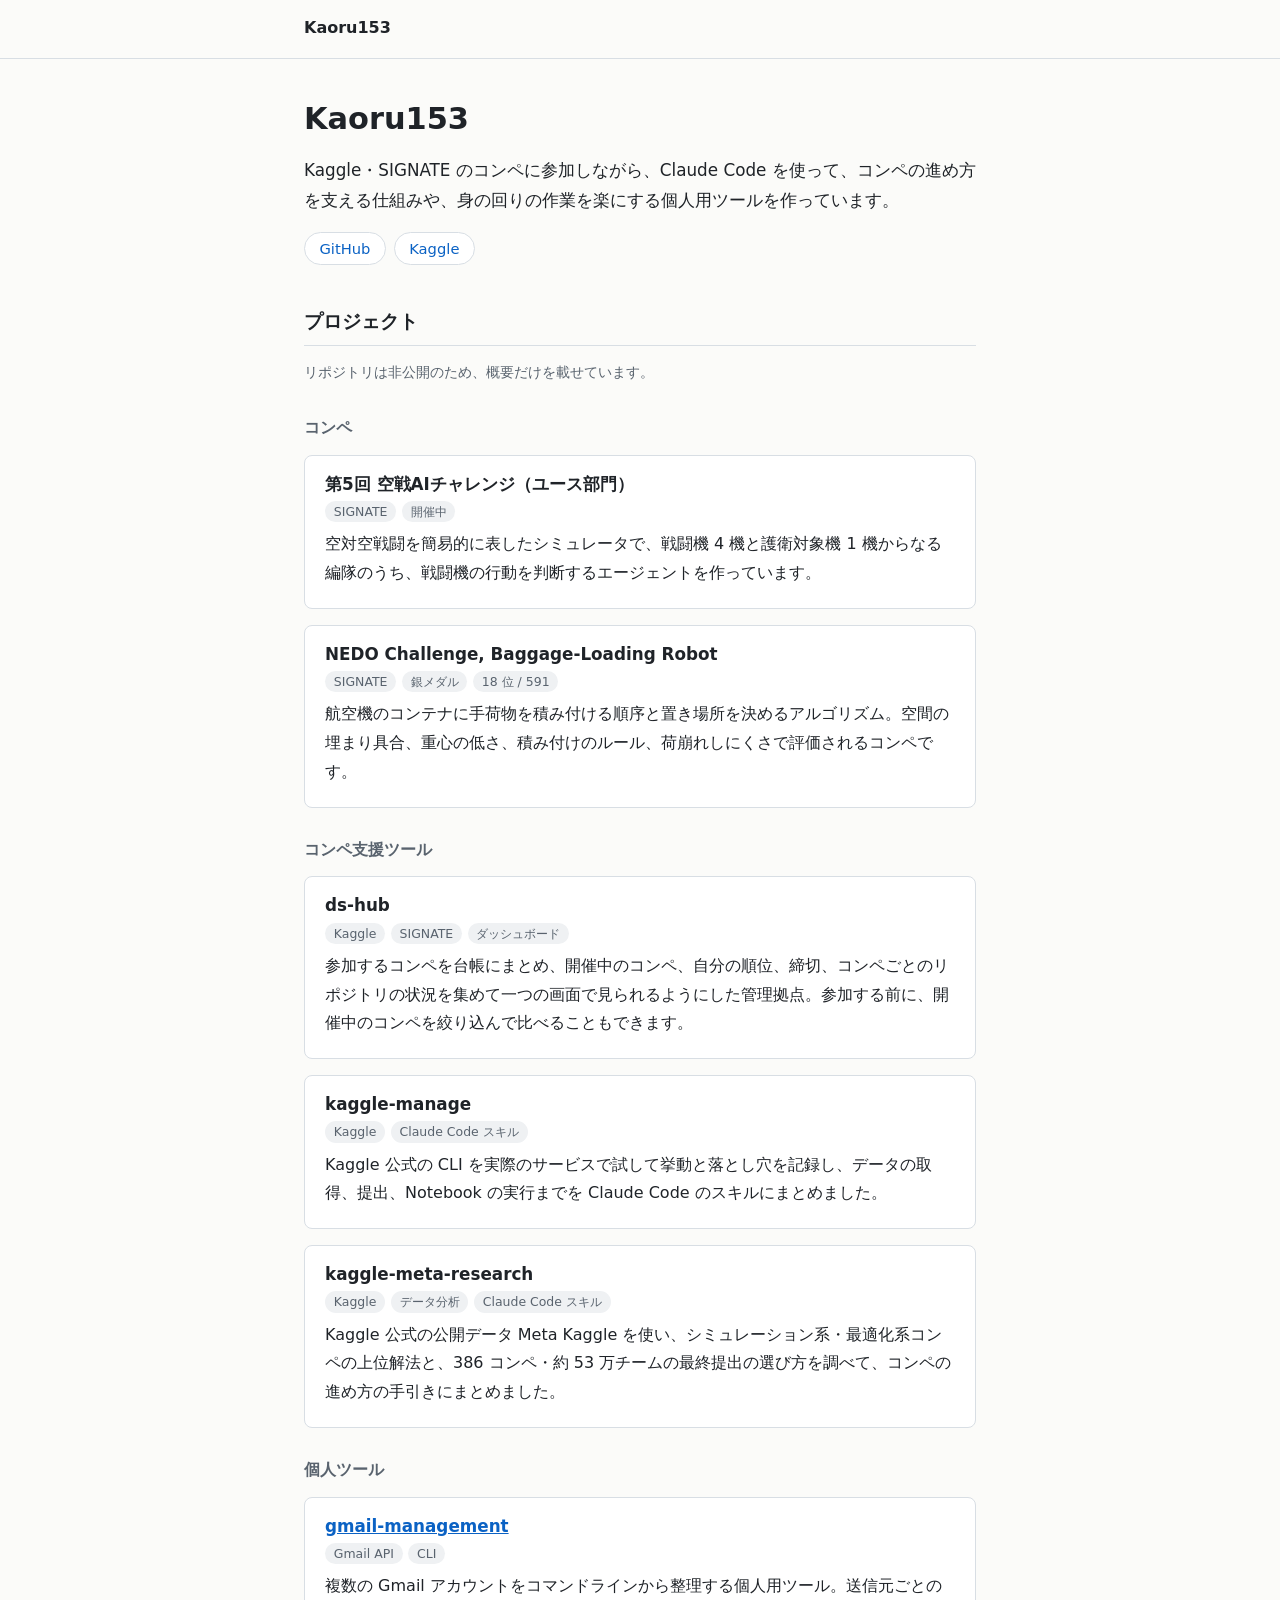
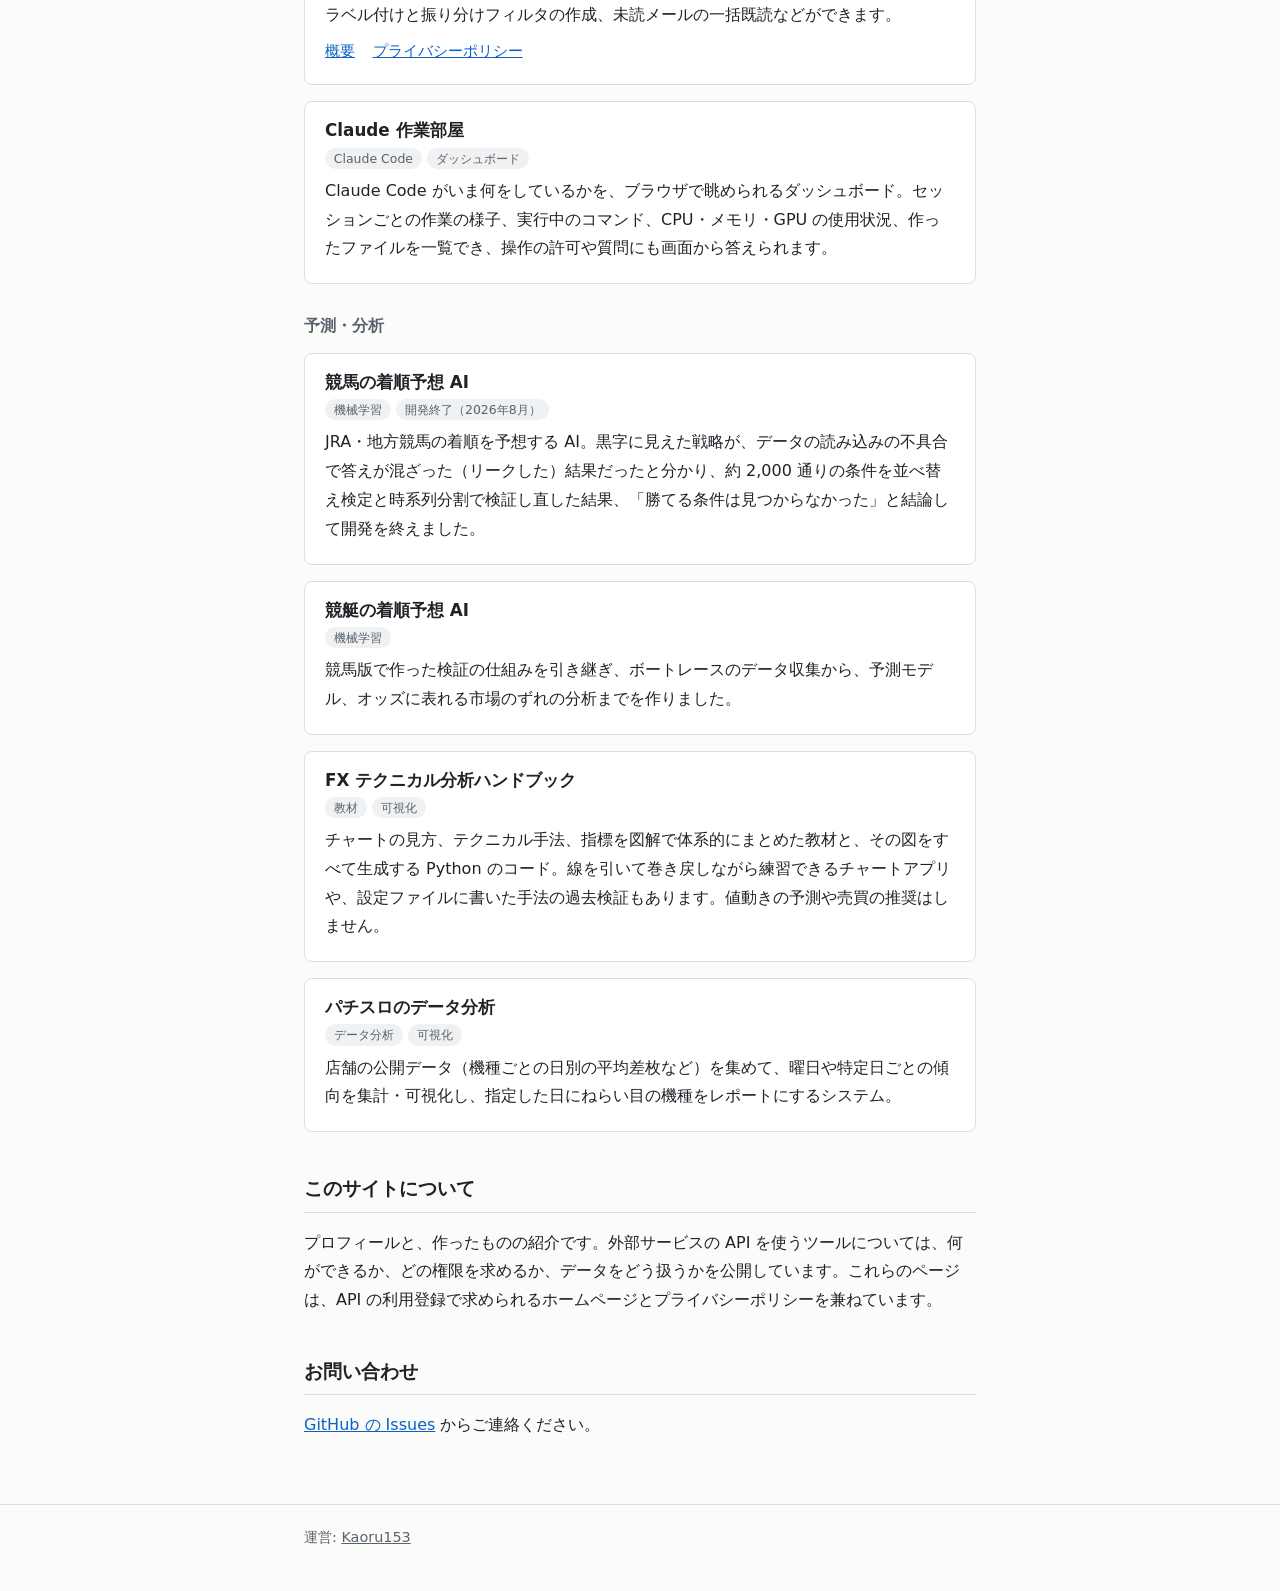
<file: index.html>
<!doctype html>
<html lang="ja">
<head>
  <meta charset="utf-8">
  <meta name="viewport" content="width=device-width, initial-scale=1">
  <title>Kaoru153</title>
  <meta name="description" content="Kaoru153 のプロフィールと、作ったもの（コンペ・ツール）の紹介">
  <link rel="icon" href="/favicon.svg" type="image/svg+xml">
  <link rel="stylesheet" href="/style.css">
</head>
<body>
  <header class="site-header">
    <div class="wrap">
      <a class="site-name" href="/">Kaoru153</a>
    </div>
  </header>

  <main>
    <h1>Kaoru153</h1>
    <p class="lead">Kaggle・SIGNATE のコンペに参加しながら、Claude Code を使って、コンペの進め方を支える仕組みや、身の回りの作業を楽にする個人用ツールを作っています。</p>
    <ul class="profile-links">
      <li><a href="https://github.com/Kaoru153">GitHub</a></li>
      <li><a href="https://www.kaggle.com/kao153">Kaggle</a></li>
    </ul>

    <h2>プロジェクト</h2>
    <p class="muted">リポジトリは非公開のため、概要だけを載せています。</p>

    <h3>コンペ</h3>
    <div class="cards">
      <article class="card">
        <h4>第5回 空戦AIチャレンジ（ユース部門）</h4>
        <p class="tags"><span>SIGNATE</span><span>開催中</span></p>
        <p>空対空戦闘を簡易的に表したシミュレータで、戦闘機 4 機と護衛対象機 1 機からなる編隊のうち、戦闘機の行動を判断するエージェントを作っています。</p>
      </article>
      <article class="card">
        <h4>NEDO Challenge, Baggage-Loading Robot</h4>
        <p class="tags"><span>SIGNATE</span><span>銀メダル</span><span>18 位 / 591</span></p>
        <p>航空機のコンテナに手荷物を積み付ける順序と置き場所を決めるアルゴリズム。空間の埋まり具合、重心の低さ、積み付けのルール、荷崩れしにくさで評価されるコンペです。</p>
      </article>
    </div>

    <h3>コンペ支援ツール</h3>
    <div class="cards">
      <article class="card">
        <h4>ds-hub</h4>
        <p class="tags"><span>Kaggle</span><span>SIGNATE</span><span>ダッシュボード</span></p>
        <p>参加するコンペを台帳にまとめ、開催中のコンペ、自分の順位、締切、コンペごとのリポジトリの状況を集めて一つの画面で見られるようにした管理拠点。参加する前に、開催中のコンペを絞り込んで比べることもできます。</p>
      </article>
      <article class="card">
        <h4>kaggle-manage</h4>
        <p class="tags"><span>Kaggle</span><span>Claude Code スキル</span></p>
        <p>Kaggle 公式の CLI を実際のサービスで試して挙動と落とし穴を記録し、データの取得、提出、Notebook の実行までを Claude Code のスキルにまとめました。</p>
      </article>
      <article class="card">
        <h4>kaggle-meta-research</h4>
        <p class="tags"><span>Kaggle</span><span>データ分析</span><span>Claude Code スキル</span></p>
        <p>Kaggle 公式の公開データ Meta Kaggle を使い、シミュレーション系・最適化系コンペの上位解法と、386 コンペ・約 53 万チームの最終提出の選び方を調べて、コンペの進め方の手引きにまとめました。</p>
      </article>
    </div>

    <h3>個人ツール</h3>
    <div class="cards">
      <article class="card">
        <h4><a href="/gmail-management/">gmail-management</a></h4>
        <p class="tags"><span>Gmail API</span><span>CLI</span></p>
        <p>複数の Gmail アカウントをコマンドラインから整理する個人用ツール。送信元ごとのラベル付けと振り分けフィルタの作成、未読メールの一括既読などができます。</p>
        <p class="links">
          <a href="/gmail-management/">概要</a>
          <a href="/gmail-management/privacy.html">プライバシーポリシー</a>
        </p>
      </article>
      <article class="card">
        <h4>Claude 作業部屋</h4>
        <p class="tags"><span>Claude Code</span><span>ダッシュボード</span></p>
        <p>Claude Code がいま何をしているかを、ブラウザで眺められるダッシュボード。セッションごとの作業の様子、実行中のコマンド、CPU・メモリ・GPU の使用状況、作ったファイルを一覧でき、操作の許可や質問にも画面から答えられます。</p>
      </article>
    </div>

    <h3>予測・分析</h3>
    <div class="cards">
      <article class="card">
        <h4>競馬の着順予想 AI</h4>
        <p class="tags"><span>機械学習</span><span>開発終了（2026年8月）</span></p>
        <p>JRA・地方競馬の着順を予想する AI。黒字に見えた戦略が、データの読み込みの不具合で答えが混ざった（リークした）結果だったと分かり、約 2,000 通りの条件を並べ替え検定と時系列分割で検証し直した結果、「勝てる条件は見つからなかった」と結論して開発を終えました。</p>
      </article>
      <article class="card">
        <h4>競艇の着順予想 AI</h4>
        <p class="tags"><span>機械学習</span></p>
        <p>競馬版で作った検証の仕組みを引き継ぎ、ボートレースのデータ収集から、予測モデル、オッズに表れる市場のずれの分析までを作りました。</p>
      </article>
      <article class="card">
        <h4>FX テクニカル分析ハンドブック</h4>
        <p class="tags"><span>教材</span><span>可視化</span></p>
        <p>チャートの見方、テクニカル手法、指標を図解で体系的にまとめた教材と、その図をすべて生成する Python のコード。線を引いて巻き戻しながら練習できるチャートアプリや、設定ファイルに書いた手法の過去検証もあります。値動きの予測や売買の推奨はしません。</p>
      </article>
      <article class="card">
        <h4>パチスロのデータ分析</h4>
        <p class="tags"><span>データ分析</span><span>可視化</span></p>
        <p>店舗の公開データ（機種ごとの日別の平均差枚など）を集めて、曜日や特定日ごとの傾向を集計・可視化し、指定した日にねらい目の機種をレポートにするシステム。</p>
      </article>
    </div>

    <h2>このサイトについて</h2>
    <p>プロフィールと、作ったものの紹介です。外部サービスの API を使うツールについては、何ができるか、どの権限を求めるか、データをどう扱うかを公開しています。これらのページは、API の利用登録で求められるホームページとプライバシーポリシーを兼ねています。</p>

    <h2>お問い合わせ</h2>
    <p><a href="https://github.com/Kaoru153/Kaoru153.github.io/issues">GitHub の Issues</a> からご連絡ください。</p>
  </main>

  <footer class="site-footer">
    <div class="wrap">運営: <a href="https://github.com/Kaoru153">Kaoru153</a></div>
  </footer>
</body>
</html>
</file>
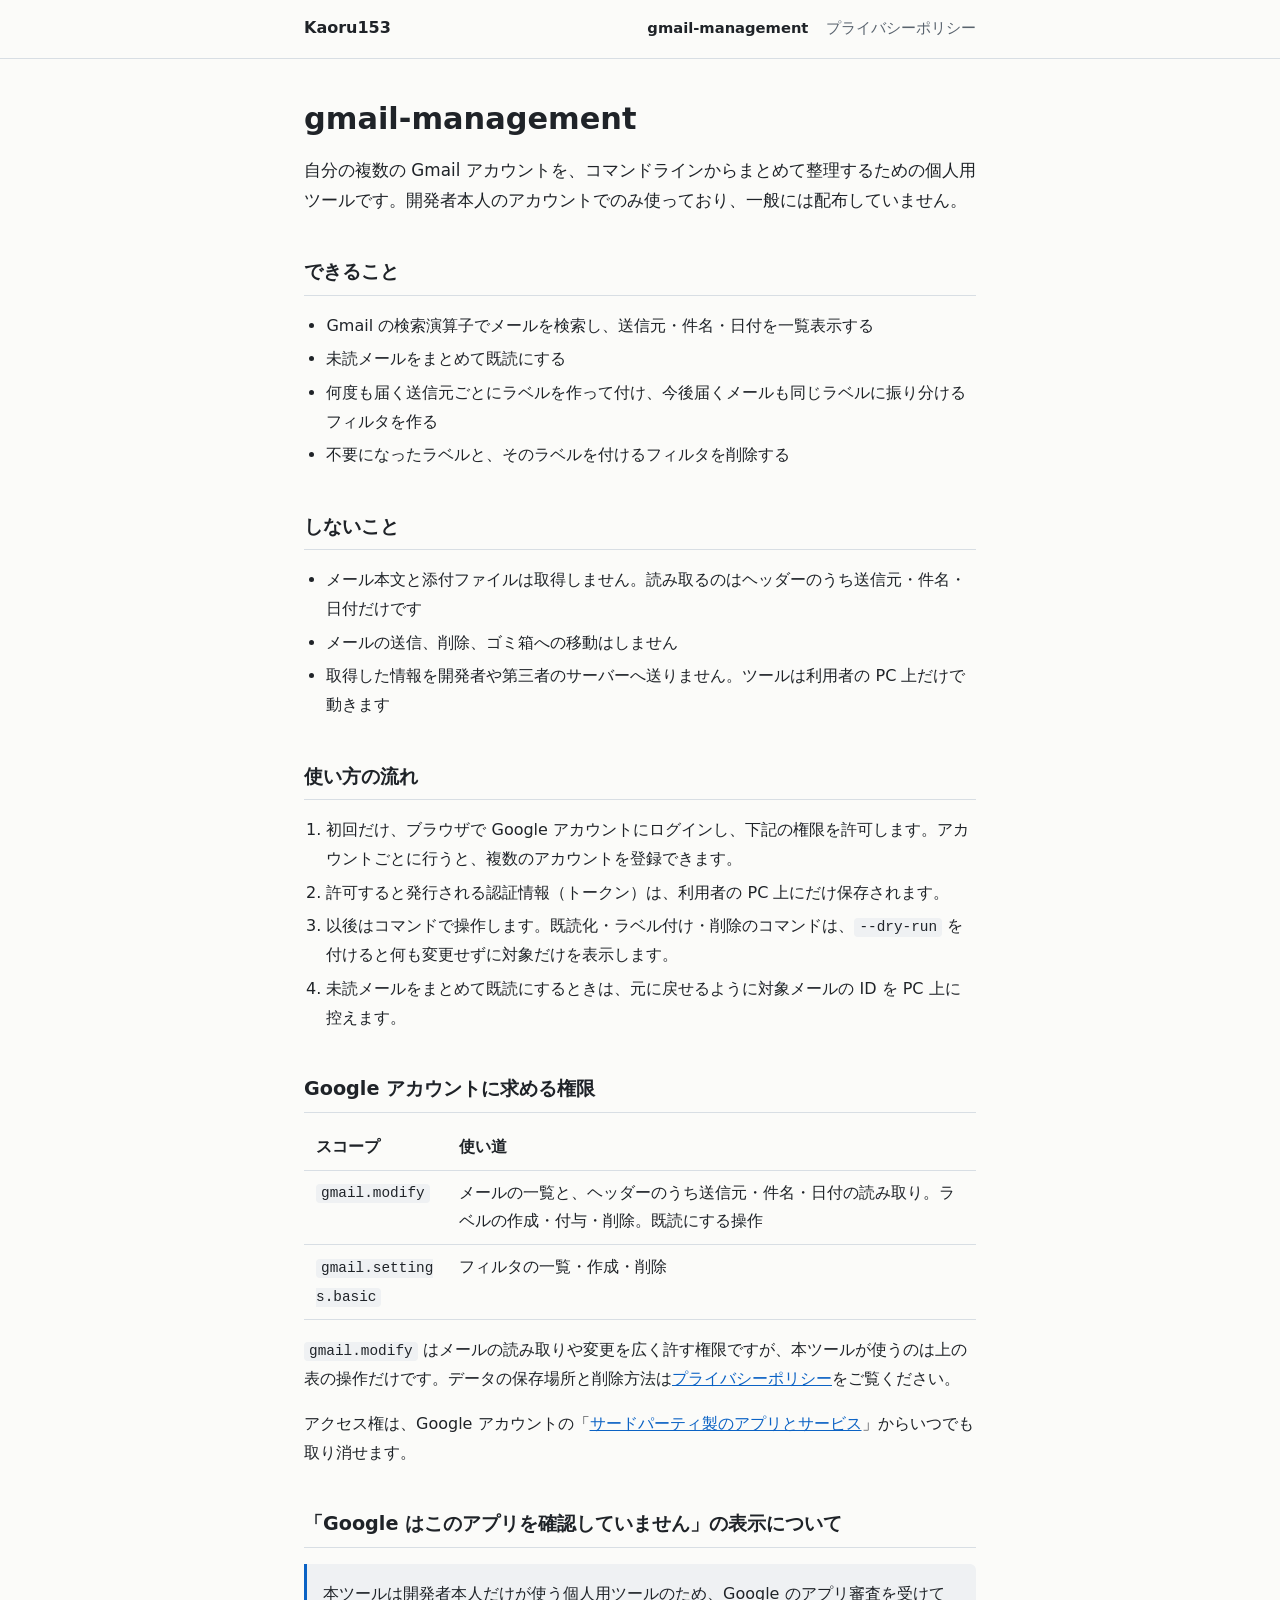
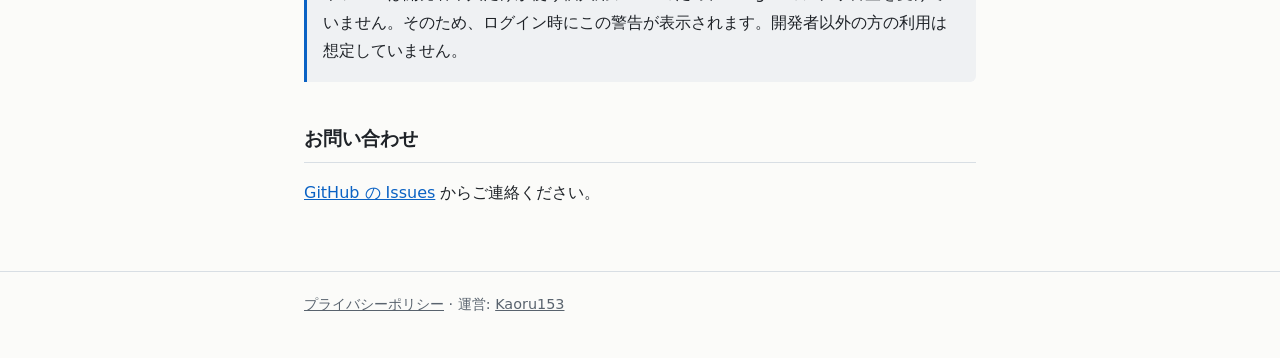
<file: gmail-management/index.html>
<!doctype html>
<html lang="ja">
<head>
  <meta charset="utf-8">
  <meta name="viewport" content="width=device-width, initial-scale=1">
  <title>gmail-management</title>
  <meta name="description" content="複数の Gmail アカウントをコマンドラインから整理する個人用ツール">
  <link rel="icon" href="/favicon.svg" type="image/svg+xml">
  <link rel="stylesheet" href="/style.css">
</head>
<body>
  <header class="site-header">
    <div class="wrap">
      <a class="site-name" href="/">Kaoru153</a>
      <nav class="site-nav" aria-label="gmail-management">
        <a href="/gmail-management/" aria-current="page">gmail-management</a>
        <a href="/gmail-management/privacy.html">プライバシーポリシー</a>
      </nav>
    </div>
  </header>

  <main>
    <h1>gmail-management</h1>
    <p class="lead">自分の複数の Gmail アカウントを、コマンドラインからまとめて整理するための個人用ツールです。開発者本人のアカウントでのみ使っており、一般には配布していません。</p>

    <h2>できること</h2>
    <ul>
      <li>Gmail の検索演算子でメールを検索し、送信元・件名・日付を一覧表示する</li>
      <li>未読メールをまとめて既読にする</li>
      <li>何度も届く送信元ごとにラベルを作って付け、今後届くメールも同じラベルに振り分けるフィルタを作る</li>
      <li>不要になったラベルと、そのラベルを付けるフィルタを削除する</li>
    </ul>

    <h2>しないこと</h2>
    <ul>
      <li>メール本文と添付ファイルは取得しません。読み取るのはヘッダーのうち送信元・件名・日付だけです</li>
      <li>メールの送信、削除、ゴミ箱への移動はしません</li>
      <li>取得した情報を開発者や第三者のサーバーへ送りません。ツールは利用者の PC 上だけで動きます</li>
    </ul>

    <h2>使い方の流れ</h2>
    <ol>
      <li>初回だけ、ブラウザで Google アカウントにログインし、下記の権限を許可します。アカウントごとに行うと、複数のアカウントを登録できます。</li>
      <li>許可すると発行される認証情報（トークン）は、利用者の PC 上にだけ保存されます。</li>
      <li>以後はコマンドで操作します。既読化・ラベル付け・削除のコマンドは、<code>--dry-run</code> を付けると何も変更せずに対象だけを表示します。</li>
      <li>未読メールをまとめて既読にするときは、元に戻せるように対象メールの ID を PC 上に控えます。</li>
    </ol>

    <h2>Google アカウントに求める権限</h2>
    <div class="table-wrap">
      <table>
        <thead>
          <tr><th>スコープ</th><th>使い道</th></tr>
        </thead>
        <tbody>
          <tr>
            <td><code>gmail.modify</code></td>
            <td>メールの一覧と、ヘッダーのうち送信元・件名・日付の読み取り。ラベルの作成・付与・削除。既読にする操作</td>
          </tr>
          <tr>
            <td><code>gmail.settings.basic</code></td>
            <td>フィルタの一覧・作成・削除</td>
          </tr>
        </tbody>
      </table>
    </div>
    <p><code>gmail.modify</code> はメールの読み取りや変更を広く許す権限ですが、本ツールが使うのは上の表の操作だけです。データの保存場所と削除方法は<a href="/gmail-management/privacy.html">プライバシーポリシー</a>をご覧ください。</p>
    <p>アクセス権は、Google アカウントの「<a href="https://myaccount.google.com/connections">サードパーティ製のアプリとサービス</a>」からいつでも取り消せます。</p>

    <h2>「Google はこのアプリを確認していません」の表示について</h2>
    <div class="note">
      <p>本ツールは開発者本人だけが使う個人用ツールのため、Google のアプリ審査を受けていません。そのため、ログイン時にこの警告が表示されます。開発者以外の方の利用は想定していません。</p>
    </div>

    <h2>お問い合わせ</h2>
    <p><a href="https://github.com/Kaoru153/Kaoru153.github.io/issues">GitHub の Issues</a> からご連絡ください。</p>
  </main>

  <footer class="site-footer">
    <div class="wrap">
      <a href="/gmail-management/privacy.html">プライバシーポリシー</a> · 運営: <a href="https://github.com/Kaoru153">Kaoru153</a>
    </div>
  </footer>
</body>
</html>
</file>
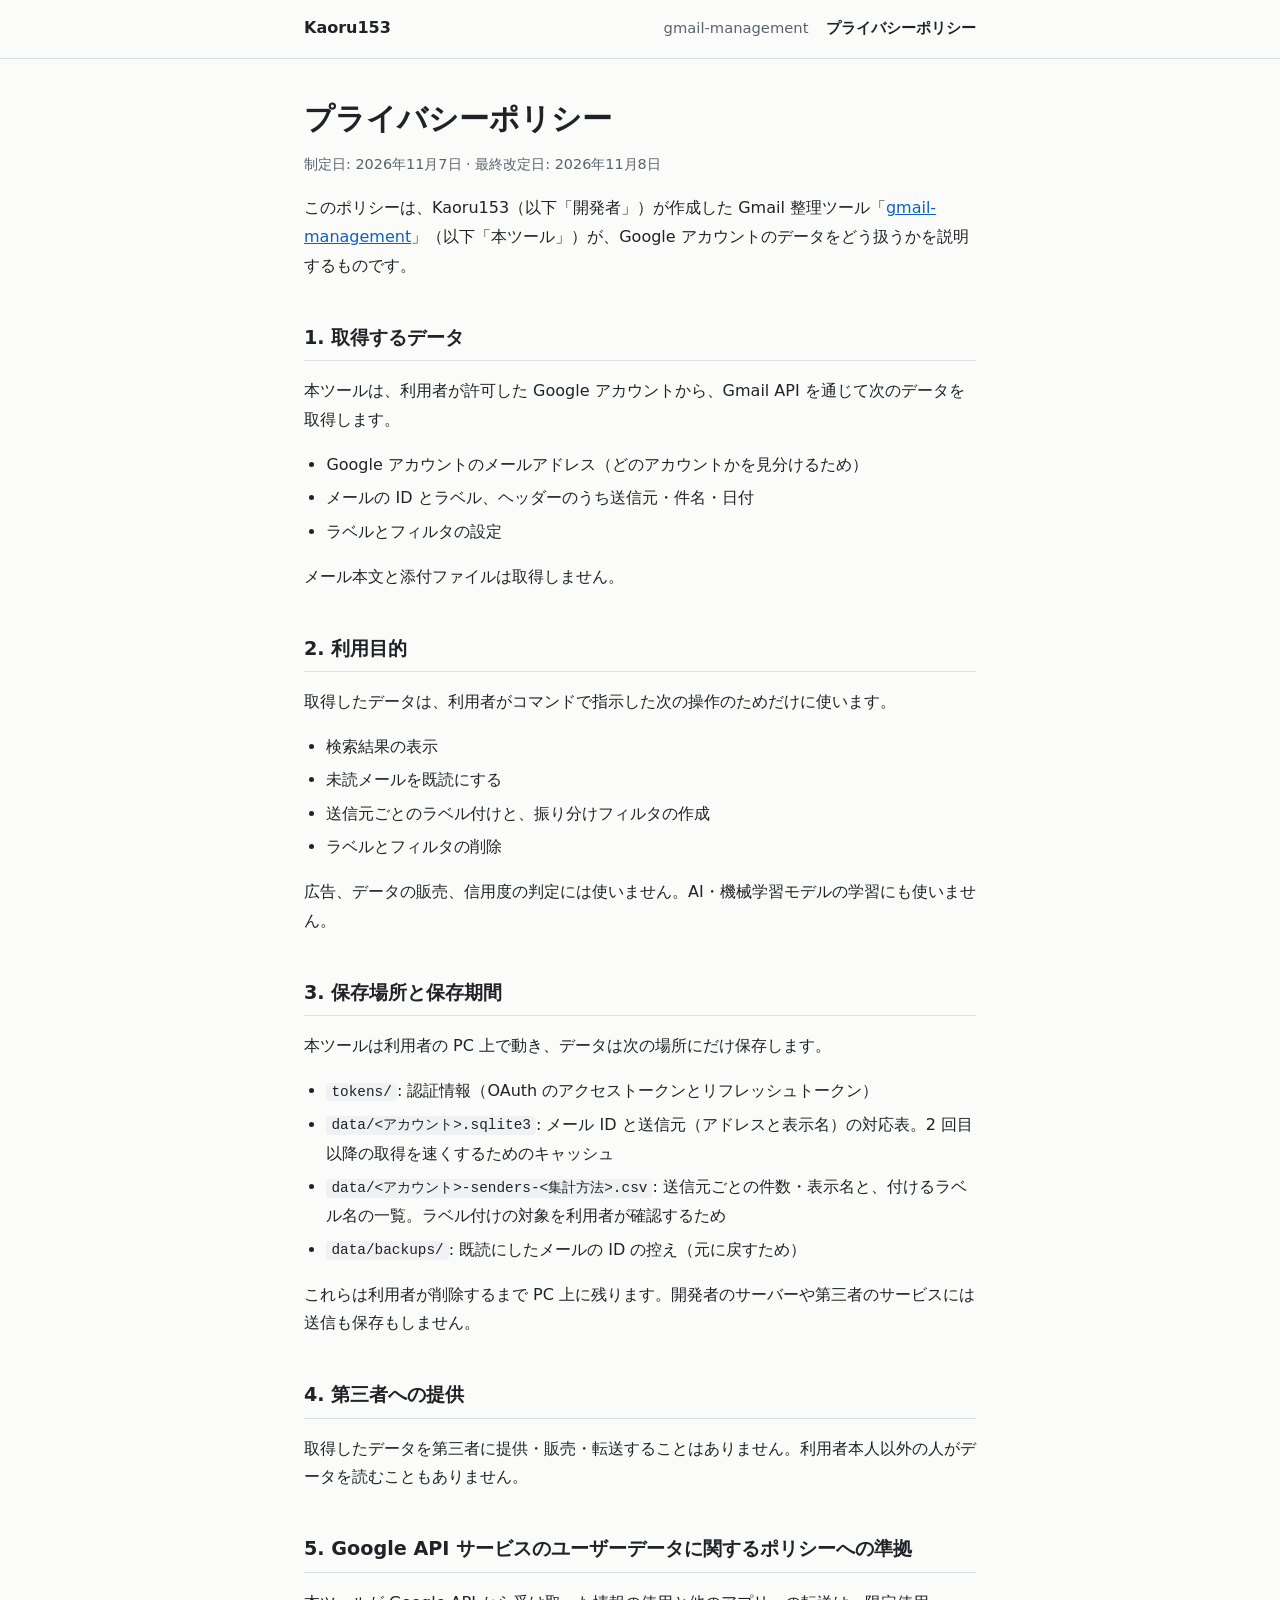
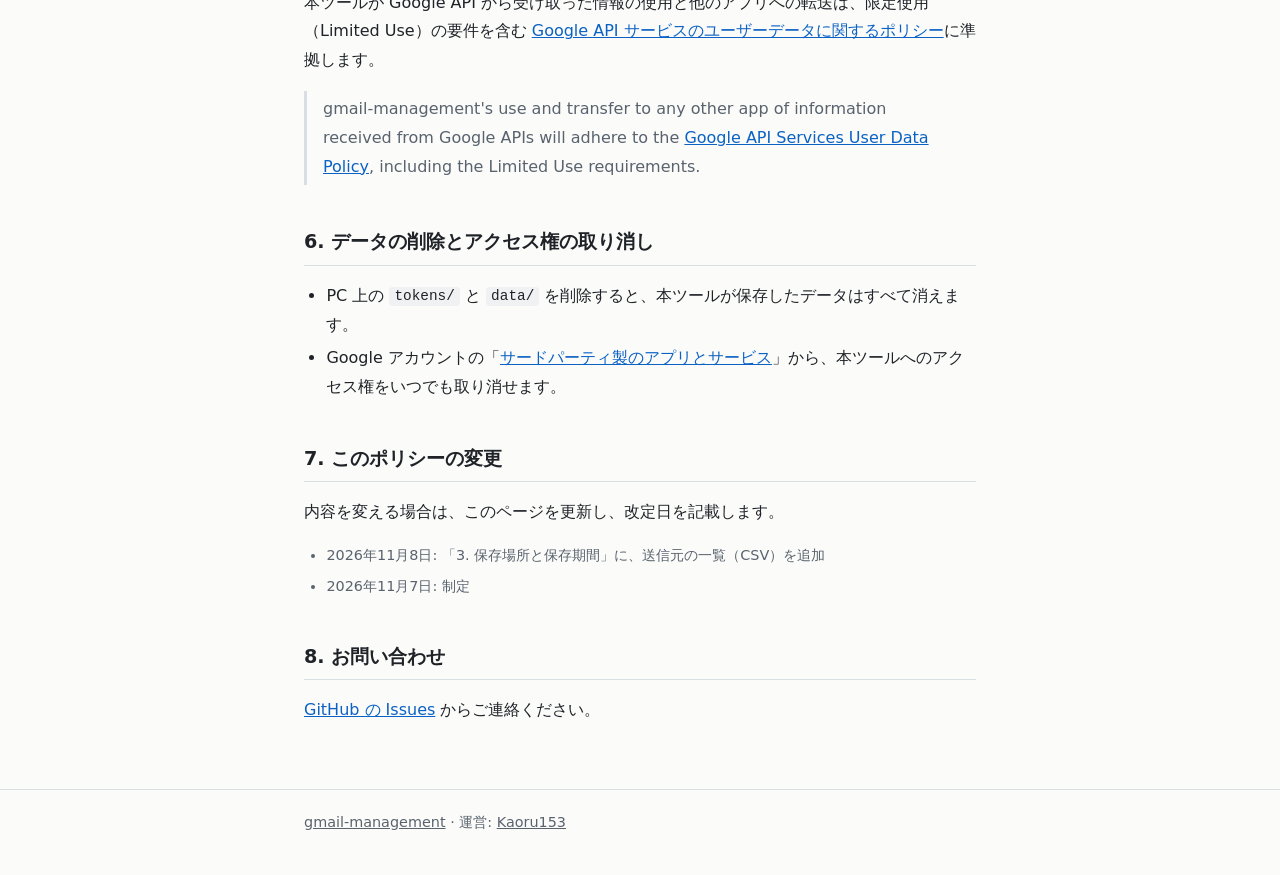
<file: gmail-management/privacy.html>
<!doctype html>
<html lang="ja">
<head>
  <meta charset="utf-8">
  <meta name="viewport" content="width=device-width, initial-scale=1">
  <title>プライバシーポリシー | gmail-management</title>
  <meta name="description" content="gmail-management が Google アカウントのデータをどう扱うかの説明">
  <link rel="icon" href="/favicon.svg" type="image/svg+xml">
  <link rel="stylesheet" href="/style.css">
</head>
<body>
  <header class="site-header">
    <div class="wrap">
      <a class="site-name" href="/">Kaoru153</a>
      <nav class="site-nav" aria-label="gmail-management">
        <a href="/gmail-management/">gmail-management</a>
        <a href="/gmail-management/privacy.html" aria-current="page">プライバシーポリシー</a>
      </nav>
    </div>
  </header>

  <main>
    <h1>プライバシーポリシー</h1>
    <p class="muted">制定日: 2026年11月7日 · 最終改定日: 2026年11月8日</p>
    <p>このポリシーは、Kaoru153（以下「開発者」）が作成した Gmail 整理ツール「<a href="/gmail-management/">gmail-management</a>」（以下「本ツール」）が、Google アカウントのデータをどう扱うかを説明するものです。</p>

    <h2>1. 取得するデータ</h2>
    <p>本ツールは、利用者が許可した Google アカウントから、Gmail API を通じて次のデータを取得します。</p>
    <ul>
      <li>Google アカウントのメールアドレス（どのアカウントかを見分けるため）</li>
      <li>メールの ID とラベル、ヘッダーのうち送信元・件名・日付</li>
      <li>ラベルとフィルタの設定</li>
    </ul>
    <p>メール本文と添付ファイルは取得しません。</p>

    <h2>2. 利用目的</h2>
    <p>取得したデータは、利用者がコマンドで指示した次の操作のためだけに使います。</p>
    <ul>
      <li>検索結果の表示</li>
      <li>未読メールを既読にする</li>
      <li>送信元ごとのラベル付けと、振り分けフィルタの作成</li>
      <li>ラベルとフィルタの削除</li>
    </ul>
    <p>広告、データの販売、信用度の判定には使いません。AI・機械学習モデルの学習にも使いません。</p>

    <h2>3. 保存場所と保存期間</h2>
    <p>本ツールは利用者の PC 上で動き、データは次の場所にだけ保存します。</p>
    <ul>
      <li><code>tokens/</code>: 認証情報（OAuth のアクセストークンとリフレッシュトークン）</li>
      <li><code>data/&lt;アカウント&gt;.sqlite3</code>: メール ID と送信元（アドレスと表示名）の対応表。2 回目以降の取得を速くするためのキャッシュ</li>
      <li><code>data/&lt;アカウント&gt;-senders-&lt;集計方法&gt;.csv</code>: 送信元ごとの件数・表示名と、付けるラベル名の一覧。ラベル付けの対象を利用者が確認するため</li>
      <li><code>data/backups/</code>: 既読にしたメールの ID の控え（元に戻すため）</li>
    </ul>
    <p>これらは利用者が削除するまで PC 上に残ります。開発者のサーバーや第三者のサービスには送信も保存もしません。</p>

    <h2>4. 第三者への提供</h2>
    <p>取得したデータを第三者に提供・販売・転送することはありません。利用者本人以外の人がデータを読むこともありません。</p>

    <h2>5. Google API サービスのユーザーデータに関するポリシーへの準拠</h2>
    <p>本ツールが Google API から受け取った情報の使用と他のアプリへの転送は、限定使用（Limited Use）の要件を含む <a href="https://developers.google.com/terms/api-services-user-data-policy">Google API サービスのユーザーデータに関するポリシー</a>に準拠します。</p>
    <blockquote lang="en">gmail-management's use and transfer to any other app of information received from Google APIs will adhere to the <a href="https://developers.google.com/terms/api-services-user-data-policy">Google API Services User Data Policy</a>, including the Limited Use requirements.</blockquote>

    <h2>6. データの削除とアクセス権の取り消し</h2>
    <ul>
      <li>PC 上の <code>tokens/</code> と <code>data/</code> を削除すると、本ツールが保存したデータはすべて消えます。</li>
      <li>Google アカウントの「<a href="https://myaccount.google.com/connections">サードパーティ製のアプリとサービス</a>」から、本ツールへのアクセス権をいつでも取り消せます。</li>
    </ul>

    <h2>7. このポリシーの変更</h2>
    <p>内容を変える場合は、このページを更新し、改定日を記載します。</p>
    <ul class="muted">
      <li>2026年11月8日: 「3. 保存場所と保存期間」に、送信元の一覧（CSV）を追加</li>
      <li>2026年11月7日: 制定</li>
    </ul>

    <h2>8. お問い合わせ</h2>
    <p><a href="https://github.com/Kaoru153/Kaoru153.github.io/issues">GitHub の Issues</a> からご連絡ください。</p>
  </main>

  <footer class="site-footer">
    <div class="wrap">
      <a href="/gmail-management/">gmail-management</a> · 運営: <a href="https://github.com/Kaoru153">Kaoru153</a>
    </div>
  </footer>
</body>
</html>
</file>
<file: style.css>
:root {
  --bg: #fbfbf9;
  --fg: #1f2328;
  --muted: #59636e;
  --line: #d8dee4;
  --link: #0b62c4;
  --code-bg: #eff1f3;
  --card-bg: #ffffff;
}

@media (prefers-color-scheme: dark) {
  :root {
    --bg: #15181c;
    --fg: #e6e8eb;
    --muted: #9aa4af;
    --line: #333a42;
    --link: #6cb0ff;
    --code-bg: #242a31;
    --card-bg: #1b1f24;
  }
}

* { box-sizing: border-box; }

body {
  margin: 0;
  background: var(--bg);
  color: var(--fg);
  font-family: system-ui, -apple-system, "Hiragino Sans", "Noto Sans JP", "Yu Gothic UI", sans-serif;
  line-height: 1.8;
}

.wrap,
main {
  max-width: 44rem;
  margin: 0 auto;
  padding-left: 1rem;
  padding-right: 1rem;
}

main { padding-top: 2.5rem; padding-bottom: 3rem; }

/* サイト共通のヘッダー */
.site-header { border-bottom: 1px solid var(--line); }
.site-header .wrap {
  display: flex;
  flex-wrap: wrap;
  align-items: baseline;
  justify-content: space-between;
  gap: 0.25rem 1.5rem;
  padding-top: 0.9rem;
  padding-bottom: 0.9rem;
}
.site-name { font-weight: 700; color: var(--fg); text-decoration: none; }
.site-nav { display: flex; flex-wrap: wrap; gap: 0.25rem 1.1rem; font-size: 0.92rem; }
.site-nav a { color: var(--muted); text-decoration: none; }
.site-nav a:hover { color: var(--link); text-decoration: underline; }
.site-nav a[aria-current="page"] { color: var(--fg); font-weight: 600; }

/* サイト共通のフッター */
.site-footer { border-top: 1px solid var(--line); color: var(--muted); font-size: 0.9rem; }
.site-footer .wrap { padding-top: 1.25rem; padding-bottom: 2.5rem; }
.site-footer a { color: inherit; }

h1 { font-size: 1.9rem; line-height: 1.3; margin: 0 0 0.5rem; }
h2 { font-size: 1.2rem; margin: 2.5rem 0 0.75rem; padding-bottom: 0.3rem; border-bottom: 1px solid var(--line); }
h3 { font-size: 1rem; margin: 1.75rem 0 0.75rem; color: var(--muted); }
h4 { font-size: 1.05rem; line-height: 1.5; margin: 0 0 0.25rem; }

a { color: var(--link); }
a:focus-visible { outline: 2px solid var(--link); outline-offset: 2px; border-radius: 2px; }

code {
  font-family: ui-monospace, SFMono-Regular, Menlo, Consolas, monospace;
  font-size: 0.9em;
  background: var(--code-bg);
  padding: 0.1em 0.35em;
  border-radius: 4px;
  overflow-wrap: anywhere;
}

ul, ol { padding-left: 1.4rem; }
li + li { margin-top: 0.3rem; }

.lead { font-size: 1.05rem; }
.muted { color: var(--muted); font-size: 0.9rem; }

.table-wrap { overflow-x: auto; }
table { border-collapse: collapse; width: 100%; }
th, td { text-align: left; vertical-align: top; padding: 0.5rem 0.75rem; border-bottom: 1px solid var(--line); }
th { font-weight: 600; }

blockquote {
  margin: 1rem 0;
  padding: 0.25rem 1rem;
  border-left: 3px solid var(--line);
  color: var(--muted);
}

/* トップページのプロフィール */
.profile-links {
  display: flex;
  flex-wrap: wrap;
  gap: 0.5rem;
  margin: 1rem 0 0;
  padding: 0;
  list-style: none;
}
.profile-links li + li { margin-top: 0; }
.profile-links a {
  display: inline-block;
  padding: 0.15rem 0.9rem;
  border: 1px solid var(--line);
  border-radius: 999px;
  background: var(--card-bg);
  font-size: 0.92rem;
  text-decoration: none;
}
.profile-links a:hover { border-color: var(--link); }

/* トップページのプロジェクト一覧 */
.cards { display: grid; gap: 1rem; }
.card {
  border: 1px solid var(--line);
  border-radius: 8px;
  padding: 1rem 1.25rem;
  background: var(--card-bg);
}
.card p { margin: 0.25rem 0; }
.links { display: flex; flex-wrap: wrap; gap: 0.25rem 1.1rem; font-size: 0.92rem; }
.card .links { margin-top: 0.5rem; }
.card .tags { display: flex; flex-wrap: wrap; gap: 0.35rem; margin: 0.25rem 0 0.5rem; }
.tags span {
  padding: 0 0.55rem;
  border-radius: 999px;
  background: var(--code-bg);
  color: var(--muted);
  font-size: 0.78rem;
  line-height: 1.7;
}

/* 補足の囲み */
.note {
  margin: 1rem 0;
  padding: 0.75rem 1rem;
  border-left: 3px solid var(--link);
  border-radius: 0 6px 6px 0;
  background: var(--code-bg);
}
.note p { margin: 0.25rem 0; }
</file>
